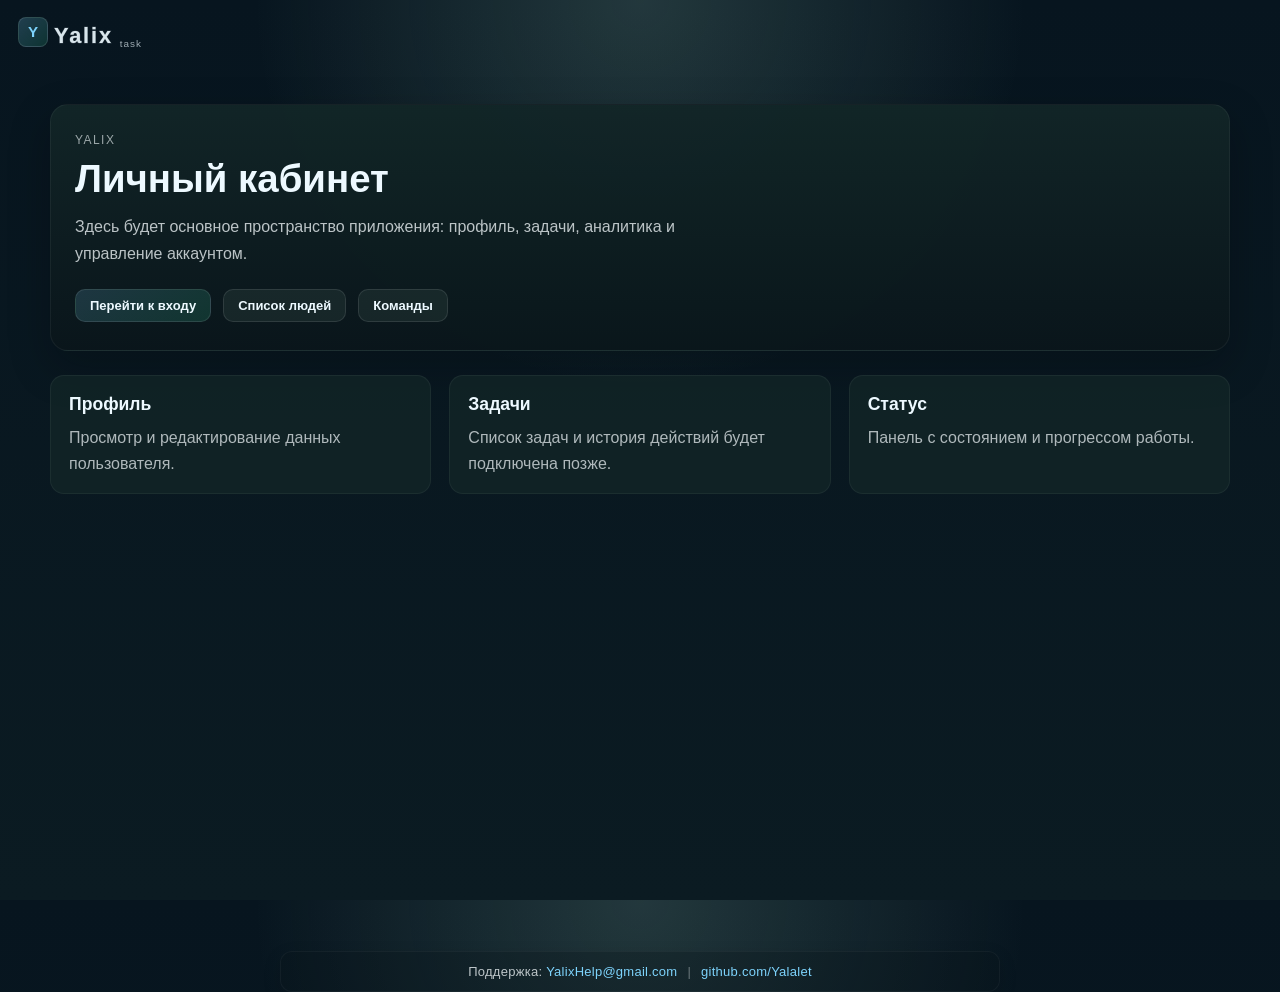
<file: frontend/index.html>
<!DOCTYPE html>
<html lang="ru">
<head>
  <meta charset="utf-8" />
  <meta name="viewport" content="width=device-width,initial-scale=1" />
  <title>Yalix</title>
  <link rel="stylesheet" href="css/styles.css" />
</head>
<body>
  <div class="page-shell">
    <header class="topbar">
      <div class="brand" aria-label="Yalix logo">
        <span class="brand-mark">Y</span>
        <span class="brand-text">Yalix</span>
        <span class="brand-tag">task</span>
      </div>
    </header>

    <main class="dashboard-shell">
      <section class="hero-card">
        <p class="eyebrow">Yalix</p>
        <h1>Личный кабинет</h1>
        <p class="hero-text">
          Здесь будет основное пространство приложения: профиль, задачи, аналитика и управление аккаунтом.
        </p>

        <div class="hero-actions">
          <a class="auth-btn signup-btn" href="login.html">Перейти к входу</a>
          <a class="auth-btn login-btn" href="people.html">Список людей</a>
          <a class="auth-btn login-btn" href="teams.html">Команды</a>
        </div>
      </section>

      <section class="info-grid">
        <article class="info-card">
          <h2>Профиль</h2>
          <p>Просмотр и редактирование данных пользователя.</p>
        </article>

        <article class="info-card">
          <h2>Задачи</h2>
          <p>Список задач и история действий будет подключена позже.</p>
        </article>

        <article class="info-card">
          <h2>Статус</h2>
          <p>Панель с состоянием и прогрессом работы.</p>
        </article>
      </section>
    </main>

    <footer class="footer-bar">
      <span>Поддержка: <a href="mailto:YalixHelp@gmail.com">YalixHelp@gmail.com</a></span>
      <span class="divider">|</span>
      <a href="https://github.com/Yalalet" target="_blank" rel="noreferrer">github.com/Yalalet</a>
    </footer>
  </div>
</body>
</html>
</file>
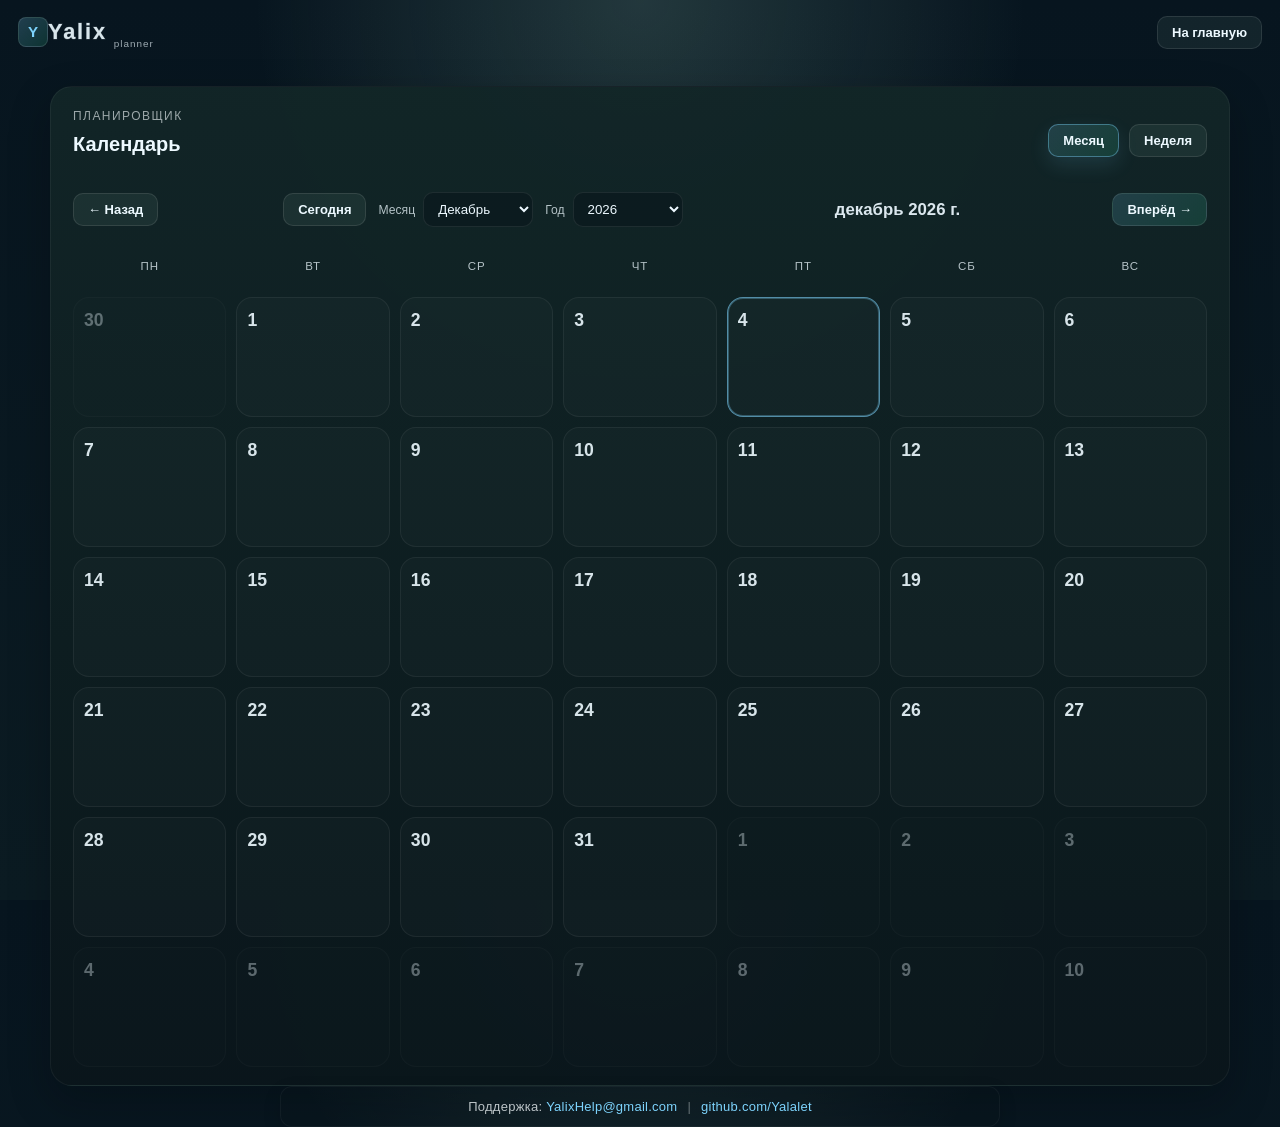
<file: frontend/calendar-view.html>
<!DOCTYPE html>
<html lang="ru">
  <head>
    <meta charset="utf-8" />
    <meta name="viewport" content="width=device-width,initial-scale=1" />
    <title>Календарь — Yalix</title>
    <link rel="stylesheet" href="css/styles.css" />
  </head>
  <body>
    <div class="page-shell calendar-shell">
      <header class="topbar">
        <div class="brand" aria-label="Yalix logo">
          <a href="index.html" class="brand-link">
            <span class="brand-mark">Y</span>
            <span class="brand-text">Yalix</span>
          </a>
          <span class="brand-tag">planner</span>
        </div>
        <a class="auth-btn login-btn" href="index.html">На главную</a>
      </header>

      <main class="calendar-page">
        <section class="calendar-panel">
          <div class="calendar-toolbar">
            <div>
              <p class="eyebrow">Планировщик</p>
              <h1>Календарь</h1>
            </div>

            <div class="calendar-controls">
              <button id="monthTabBtn" class="auth-btn signup-btn active" type="button">Месяц</button>
              <button id="weekTabBtn" class="auth-btn login-btn" type="button">Неделя</button>
            </div>
          </div>

          <div class="calendar-nav">
            <button id="prevBtn" class="auth-btn login-btn" type="button">← Назад</button>

            <div class="calendar-inline-controls">
              <button id="todayBtn" class="auth-btn login-btn" type="button">Сегодня</button>

              <label class="month-select-wrap">
                <span>Месяц</span>
                <select id="monthSelect" aria-label="Выберите месяц"></select>
              </label>

              <label class="year-select-wrap">
                <span>Год</span>
                <select id="yearSelect" aria-label="Выберите год"></select>
              </label>
            </div>

            <div id="calendarTitle" class="month-label">Август 2026</div>
            <button id="nextBtn" class="auth-btn signup-btn" type="button">Вперёд →</button>
          </div>

          <div id="calendarView" class="calendar-view"></div>
        </section>
      </main>

      <div id="eventModal" class="event-modal hidden" aria-hidden="true">
        <div class="event-modal-backdrop" data-close-modal="true"></div>
        <div class="event-modal-card" role="dialog" aria-modal="true" aria-labelledby="eventModalTitle">
          <div class="event-modal-header">
            <h2 id="eventModalTitle">Задачи</h2>
            <button id="closeEventModal" class="modal-close-btn" type="button" aria-label="Закрыть">×</button>
          </div>

          <div id="taskList" class="task-list" aria-live="polite"></div>

          <div class="event-modal-divider"></div>

          <form id="eventForm" class="event-form">
            <label class="field">
              <span>Дата начала</span>
              <input id="eventStartDate" type="date" required />
            </label>

            <label class="field">
              <span>Дата окончания</span>
              <input id="eventEndDate" type="date" required />
            </label>

            <label class="field">
              <span>Время начала</span>
              <input id="eventStartTime" type="time" required />
            </label>

            <label class="field">
              <span>Задача</span>
              <input id="eventText" type="text" maxlength="80" placeholder="Например: Встреча с командой" required />
            </label>

            <div class="event-modal-actions">
              <button type="button" id="cancelEventModal" class="auth-btn login-btn">Отмена</button>
              <button type="submit" class="auth-btn signup-btn">Добавить</button>
            </div>
          </form>
        </div>
      </div>

      <footer class="footer-bar">
        <span>Поддержка: <a href="mailto:YalixHelp@gmail.com">YalixHelp@gmail.com</a></span>
        <span class="divider">|</span>
        <a href="https://github.com/Yalalet" target="_blank" rel="noreferrer">github.com/Yalalet</a>
      </footer>
    </div>

    <script src="js/api.js"></script>
    <script src="js/calendar-view.js"></script>
  </body>
</html>
</file>
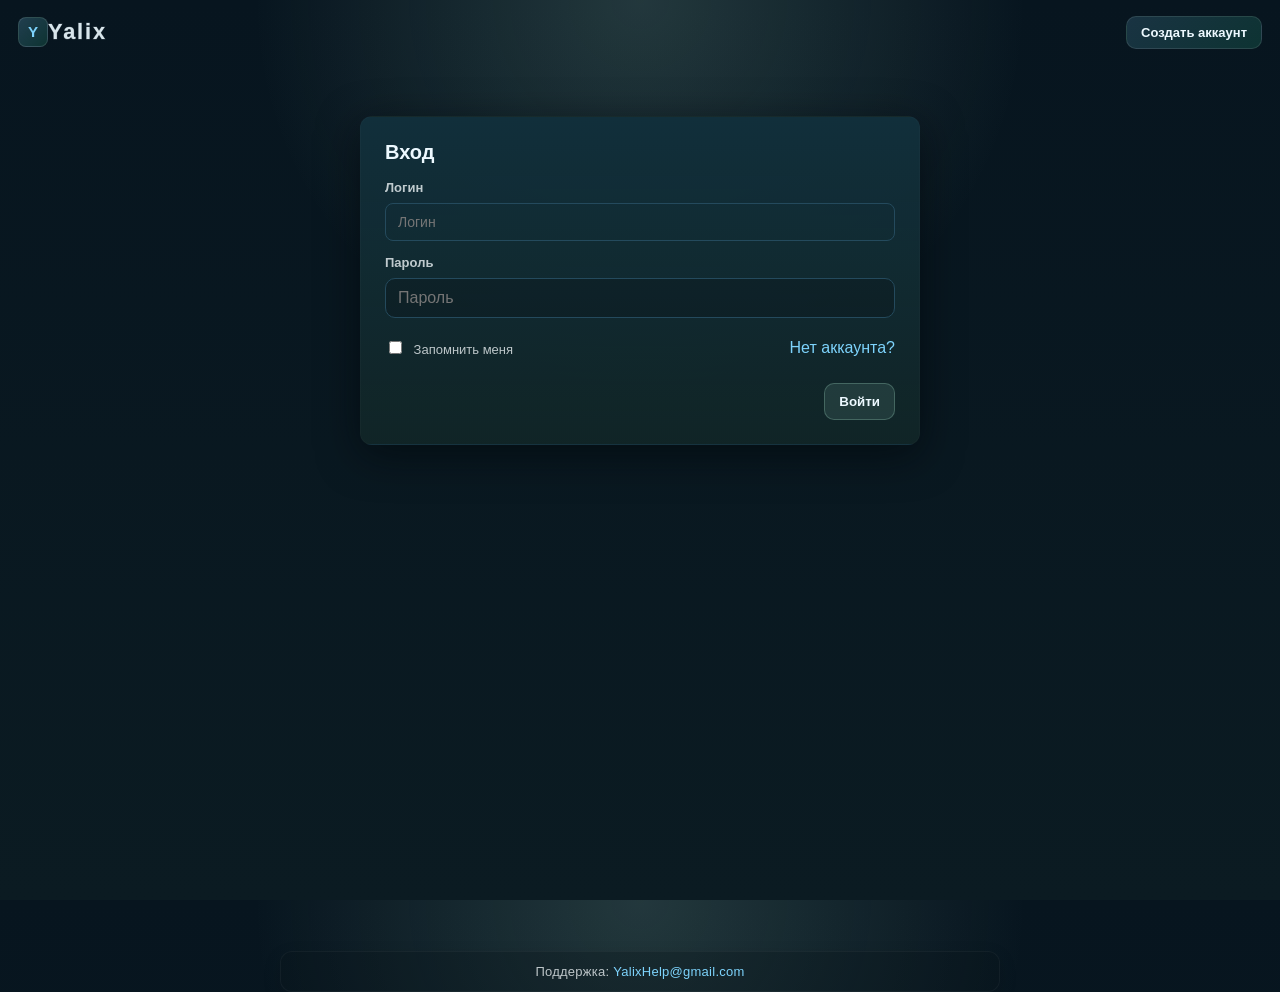
<file: frontend/edit-profile.html>
<!DOCTYPE html>
<html lang="ru">
<head>
  <meta charset="utf-8" />
  <meta name="viewport" content="width=device-width,initial-scale=1" />
  <title>Редактировать профиль — Yalix</title>
  <link rel="stylesheet" href="css/styles.css" />
</head>
<body data-requires-auth="true">
  <div class="page-shell">
    <header class="topbar">
      <div class="brand" aria-label="Yalix logo">
        <a href="index.html" class="brand-link"><span class="brand-mark">Y</span><span class="brand-text">Yalix</span></a>
      </div>
      <div class="auth-actions">
        <a href="personal-cabinet.html" class="auth-btn login-btn">Назад</a>
      </div>
    </header>

    <main class="auth-main">
      <div class="container">
        <h1>Редактировать профиль</h1>
        <form id="editProfileForm" class="task-form">
          <div class="field">
            <label for="firstName">Имя</label>
            <input id="firstName" type="text" placeholder="Имя" required />
          </div>

          <div class="field">
            <label for="lastName">Фамилия</label>
            <input id="lastName" type="text" placeholder="Фамилия" required />
          </div>

          <div class="field">
            <label for="login">Логин</label>
            <input id="login" type="text" placeholder="Логин" required minlength="3" />
          </div>

          <div class="field">
            <label for="email">Электронная почта</label>
            <input id="email" type="email" placeholder="email@example.com" required />
          </div>

          <div class="auth-actions-inline">
            <button type="submit" class="edit-btn">Сохранить</button>
          </div>
        </form>
      </div>
    </main>

    <footer class="footer-bar">
      <span>Поддержка: <a href="mailto:YalixHelp@gmail.com">YalixHelp@gmail.com</a></span>
    </footer>
  </div>

  <script src="js/api.js"></script>
  <script src="js/edit-profile.js"></script>
</body>
</html>
</file>
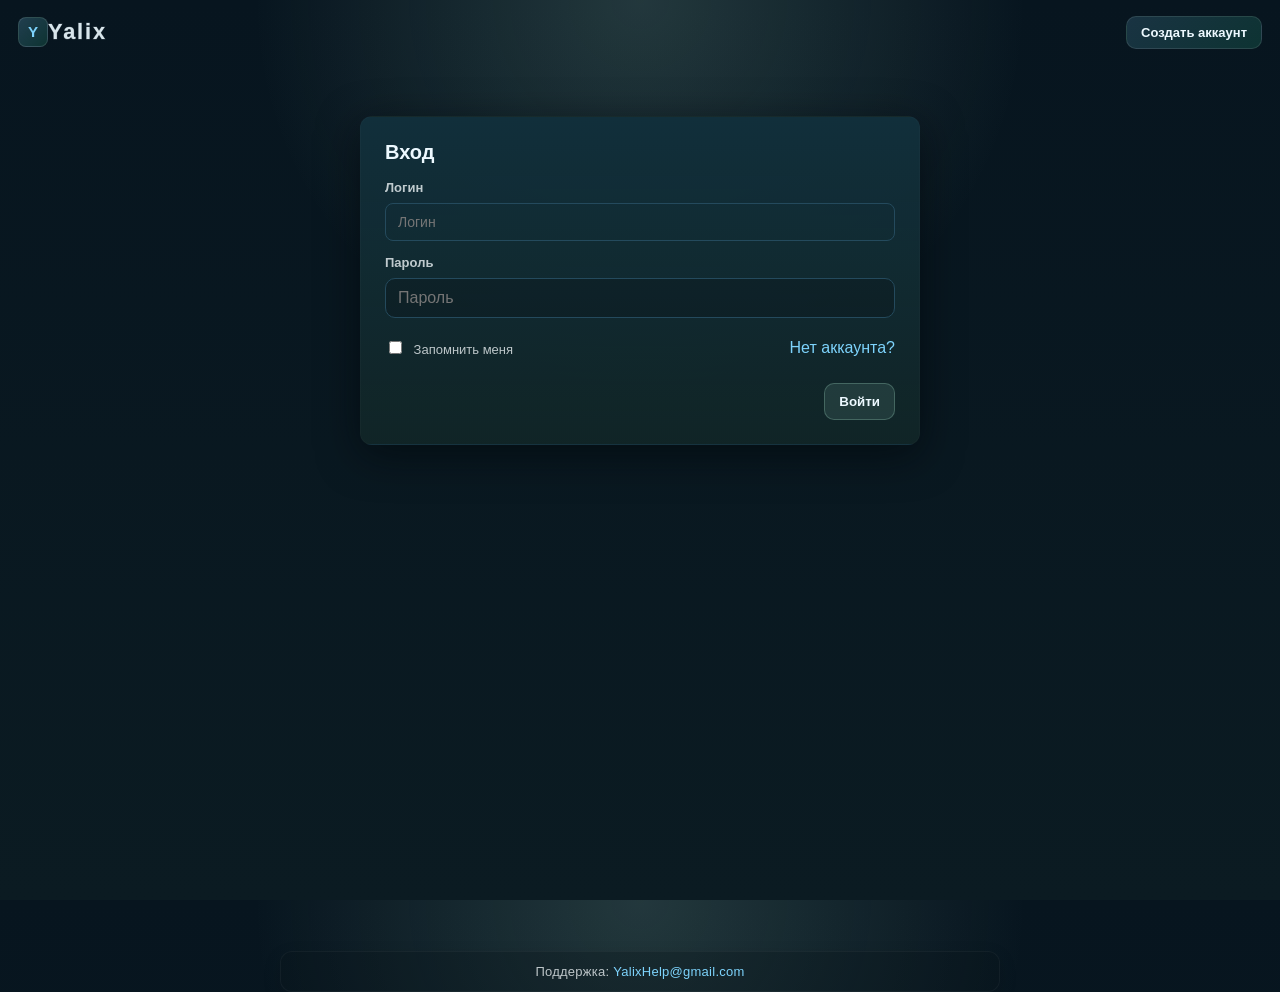
<file: frontend/login.html>
<!DOCTYPE html>
<html lang="ru">
<head>
  <meta charset="utf-8" />
  <meta name="viewport" content="width=device-width,initial-scale=1" />
  <title>Вход — Yalix</title>
  <link rel="stylesheet" href="css/styles.css" />
</head>
<body>
  <div class="page-shell">
    <header class="topbar">
      <div class="brand" aria-label="Yalix logo">
        <a href="index.html" class="brand-link"><span class="brand-mark">Y</span><span class="brand-text">Yalix</span></a>
      </div>

      <div class="auth-actions">
        <a class="auth-btn signup-btn" href="register.html">Создать аккаунт</a>
      </div>
    </header>

    <main class="auth-main">
      <div class="container">
        <h1>Вход</h1>

        <form id="loginForm" class="task-form">
          <div class="field">
            <label for="loginIdentifier">Логин</label>
            <input id="loginIdentifier" type="text" placeholder="Логин" required />
          </div>

          <div class="field">
            <label for="loginPassword">Пароль</label>
            <input id="loginPassword" type="password" placeholder="Пароль" required />
          </div>

          <div class="auth-inline-row">
            <label class="remember-label">
              <input type="checkbox" id="rememberMe" /> Запомнить меня
            </label>
            <div>
              <a href="register.html" class="auth-link">Нет аккаунта?</a>
            </div>
          </div>

          <div class="auth-actions-inline">
            <button type="submit" class="edit-btn">Войти</button>
          </div>
        </form>
      </div>
    </main>

    <footer class="footer-bar">
      <span>Поддержка: <a href="mailto:YalixHelp@gmail.com">YalixHelp@gmail.com</a></span>
    </footer>
  </div>

  <script src="js/api.js"></script>
  <script src="js/login.js"></script>
</body>
</html>
</file>
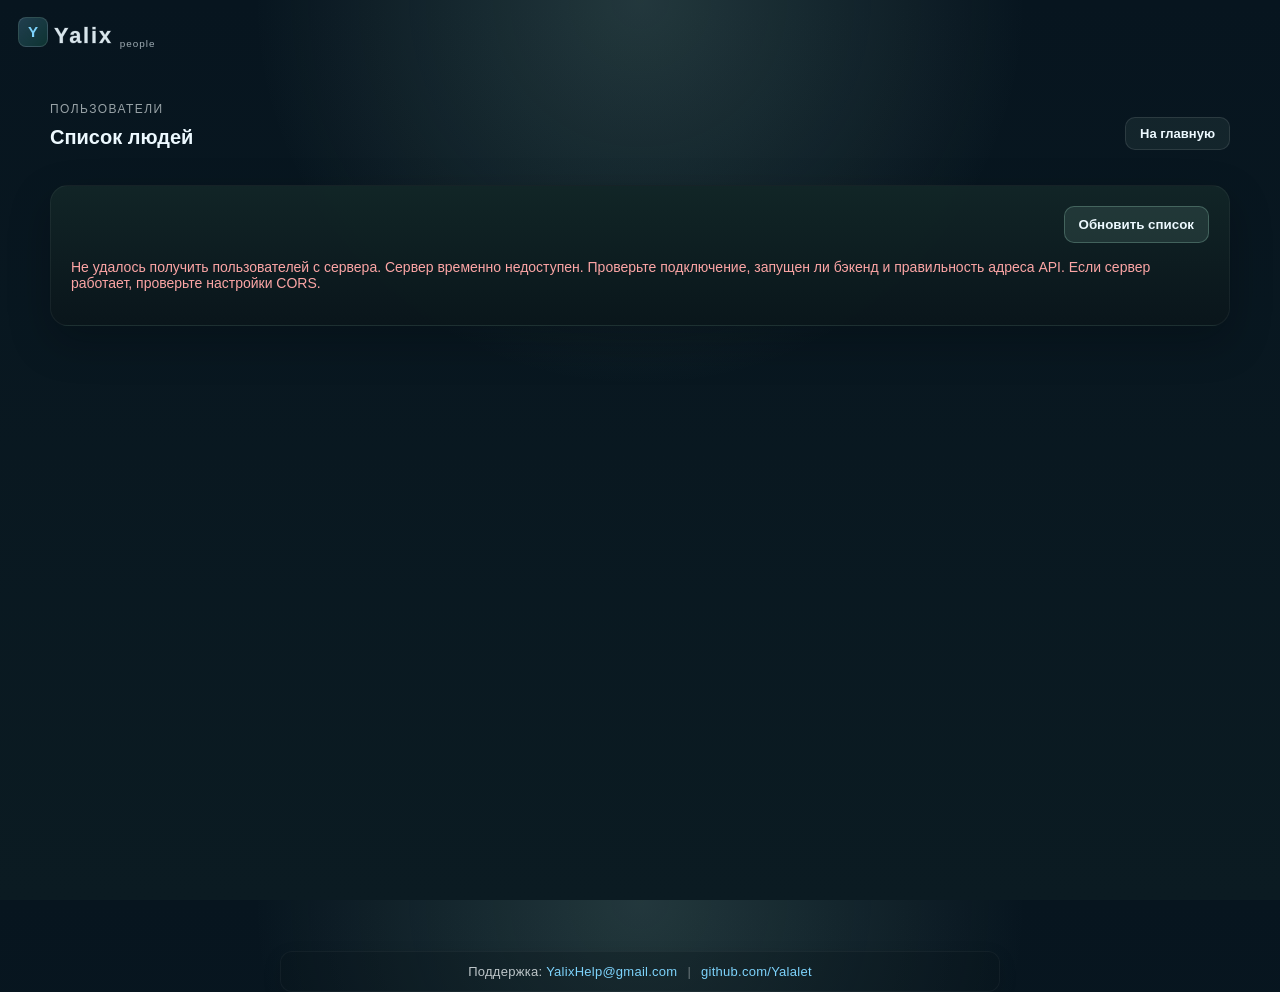
<file: frontend/people.html>
<!DOCTYPE html>
<html lang="ru">
  <head>
    <meta charset="utf-8" />
    <meta name="viewport" content="width=device-width,initial-scale=1" />
    <title>Список людей — Yalix</title>
    <link rel="stylesheet" href="css/styles.css" />
  </head>
  <body>
    <div class="page-shell">
      <header class="topbar">
        <div class="brand" aria-label="Yalix logo">
          <span class="brand-mark">Y</span>
          <span class="brand-text">Yalix</span>
          <span class="brand-tag">people</span>
        </div>
      </header>

      <main class="people-page">
        <section class="people-header">
          <div>
            <p class="eyebrow">Пользователи</p>
            <h1>Список людей</h1>
          </div>
          <a class="auth-btn login-btn" href="./index.html">На главную</a>
        </section>

        <section class="people-panel">
          <div class="people-toolbar">
            <button id="refreshPeopleBtn" class="edit-btn" type="button">Обновить список</button>
          </div>

          <div id="peopleLoading" class="people-status">Загрузка пользователей...</div>
          <div id="peopleError" class="people-status error hidden"></div>
          <ul id="peopleList" class="people-list" aria-live="polite"></ul>
        </section>
      </main>

      <footer class="footer-bar">
        <span>Поддержка: <a href="mailto:YalixHelp@gmail.com">YalixHelp@gmail.com</a></span>
        <span class="divider">|</span>
        <a href="https://github.com/Yalalet" target="_blank" rel="noreferrer">github.com/Yalalet</a>
      </footer>
    </div>

    <script src="js/api.js"></script>
    <script src="js/people.js"></script>
  </body>
</html>
</file>
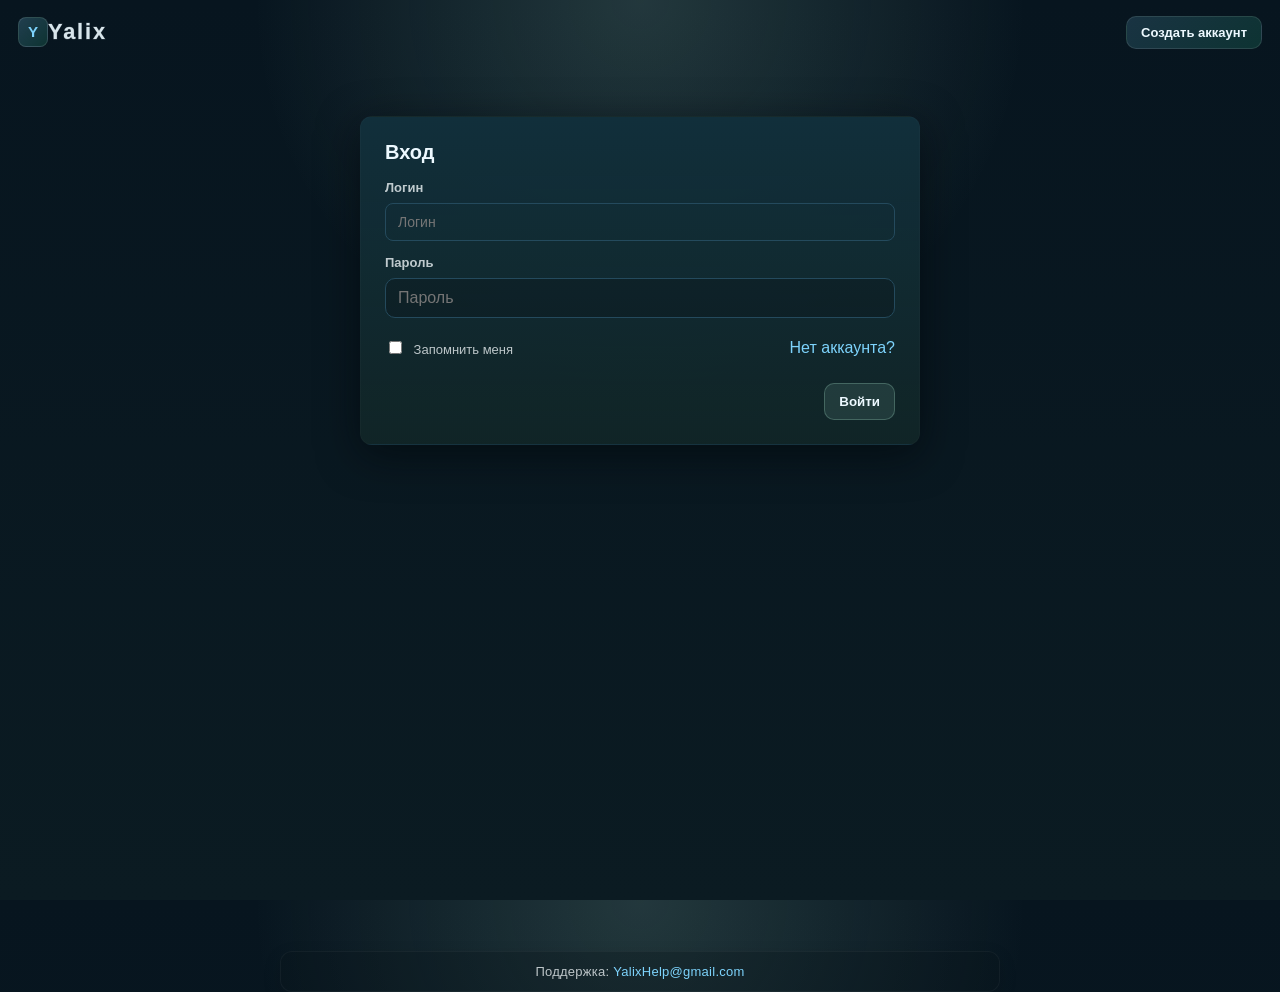
<file: frontend/personal-cabinet.html>
<!DOCTYPE html>
<html lang="ru">
<head>
  <meta charset="utf-8" />
  <meta name="viewport" content="width=device-width,initial-scale=1" />
  <title>Личный кабинет — Yalix</title>
  <link rel="stylesheet" href="css/styles.css" />
</head>
<body data-requires-auth="true">
  <div class="page-shell">
    <header class="topbar">
      <div class="brand" aria-label="Yalix logo">
        <a href="index.html" class="brand-link"><span class="brand-mark">Y</span><span class="brand-text">Yalix</span></a>
      </div>
      <div class="auth-actions">
        <button id="logoutBtn" class="auth-btn login-btn" type="button">Выйти</button>
      </div>
    </header>

    <main class="dashboard-shell">
      <section class="hero-card">
        <div class="profile-heading">
          <div id="profileAvatar" class="profile-avatar" aria-hidden="true">?</div>
          <div class="profile-heading-content">
            <p class="eyebrow">Личный кабинет</p>
            <h1 id="profileName">Пользователь</h1>
            <p id="profileLogin" class="profile-login"></p>
          </div>
          <button id="profileSettingsBtn" class="profile-settings-btn" type="button" title="Изменить данные пользователя" aria-label="Изменить данные пользователя">&#128295;</button>
        </div>
        <p id="profileEmail" class="hero-text"></p>

        <div class="hero-actions">
          <a class="auth-btn signup-btn" href="calendar-view.html">Открыть календарь</a>
          <a class="auth-btn login-btn" href="people.html">Список людей</a>
          <a class="auth-btn login-btn" href="teams.html">Команды</a>
        </div>
      </section>

      <section class="info-grid profile-stats">
        <article class="info-card">
          <span class="stat-label">Задачи</span>
          <strong id="taskCount" class="stat-value">—</strong>
          <p>Всего задач в системе</p>
        </article>
        <article class="info-card">
          <span class="stat-label">Роль</span>
          <strong id="profileRole" class="stat-value">—</strong>
          <p>Текущий уровень доступа</p>
        </article>
        <article class="info-card">
          <span class="stat-label">Статус</span>
          <strong id="profileStatus" class="stat-value">Активен</strong>
          <p id="profileStatusText">Сессия пользователя активна</p>
        </article>
      </section>
    </main>

    <footer class="footer-bar">
      <span>Поддержка: <a href="mailto:YalixHelp@gmail.com">YalixHelp@gmail.com</a></span>
      <span class="divider">|</span>
      <a href="https://github.com/Yalalet" target="_blank" rel="noreferrer">github.com/Yalalet</a>
    </footer>
  </div>

  <script src="js/api.js"></script>
  <script src="js/app.js"></script>
</body>
</html>
</file>
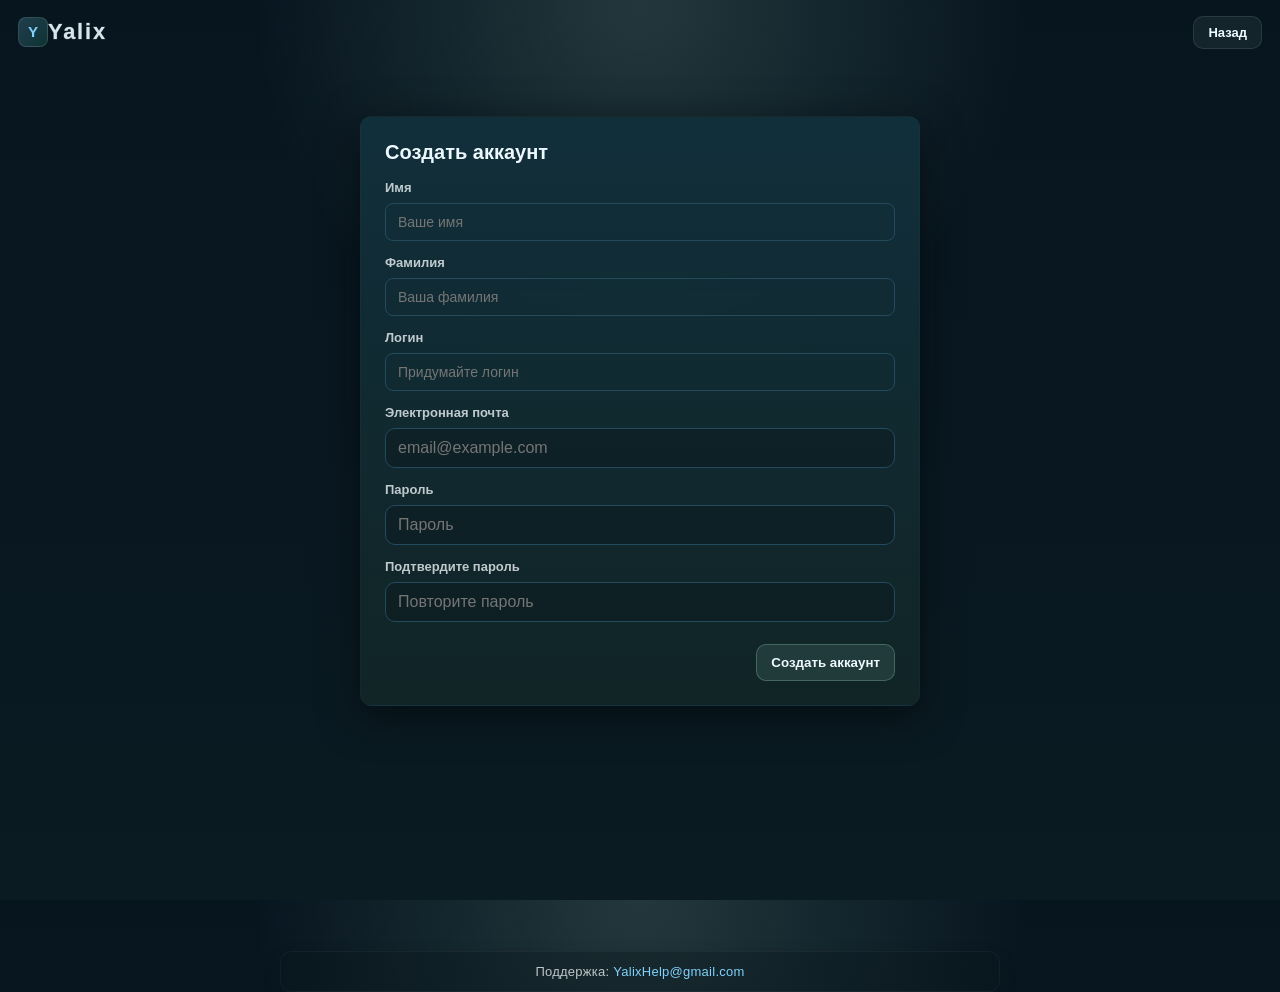
<file: frontend/register.html>
<!DOCTYPE html>
<html lang="ru">
<head>
  <meta charset="utf-8" />
  <meta name="viewport" content="width=device-width,initial-scale=1" />
  <title>Создать аккаунт — Yalix</title>
  <link rel="stylesheet" href="css/styles.css" />
</head>
<body>
  <div class="page-shell">
    <header class="topbar">
      <div class="brand" aria-label="Yalix logo">
        <a href="index.html" class="brand-link"><span class="brand-mark">Y</span><span class="brand-text">Yalix</span></a>
      </div>

      <div class="auth-actions">
        <a class="auth-btn login-btn" href="index.html">Назад</a>
      </div>
    </header>

    <main class="auth-main">
      <div class="container">
        <h1>Создать аккаунт</h1>
        <form id="registerForm" class="task-form">
          <div class="field">
            <label for="regFirstName">Имя</label>
            <input id="regFirstName" type="text" placeholder="Ваше имя" required />
          </div>

          <div class="field">
            <label for="regLastName">Фамилия</label>
            <input id="regLastName" type="text" placeholder="Ваша фамилия" required />
          </div>

          <div class="field">
            <label for="regLogin">Логин</label>
            <input id="regLogin" type="text" placeholder="Придумайте логин" required minlength="3" />
          </div>

          <div class="field">
            <label for="regEmail">Электронная почта</label>
            <input id="regEmail" type="email" placeholder="email@example.com" required />
          </div>

          <div class="field">
            <label for="regPassword">Пароль</label>
            <input id="regPassword" type="password" placeholder="Пароль" required minlength="8" />
          </div>

          <div class="field">
            <label for="regPassword2">Подтвердите пароль</label>
            <input id="regPassword2" type="password" placeholder="Повторите пароль" required minlength="8" />
          </div>

          <div class="auth-actions-inline auth-actions-inline-right">
            <button type="submit" class="edit-btn">Создать аккаунт</button>
          </div>
        </form>
      </div>
    </main>

    <footer class="footer-bar">
      <span>Поддержка: <a href="mailto:YalixHelp@gmail.com">YalixHelp@gmail.com</a></span>
    </footer>
  </div>

  <script src="js/api.js"></script>
  <script src="js/register.js"></script>
</body>
</html>
</file>
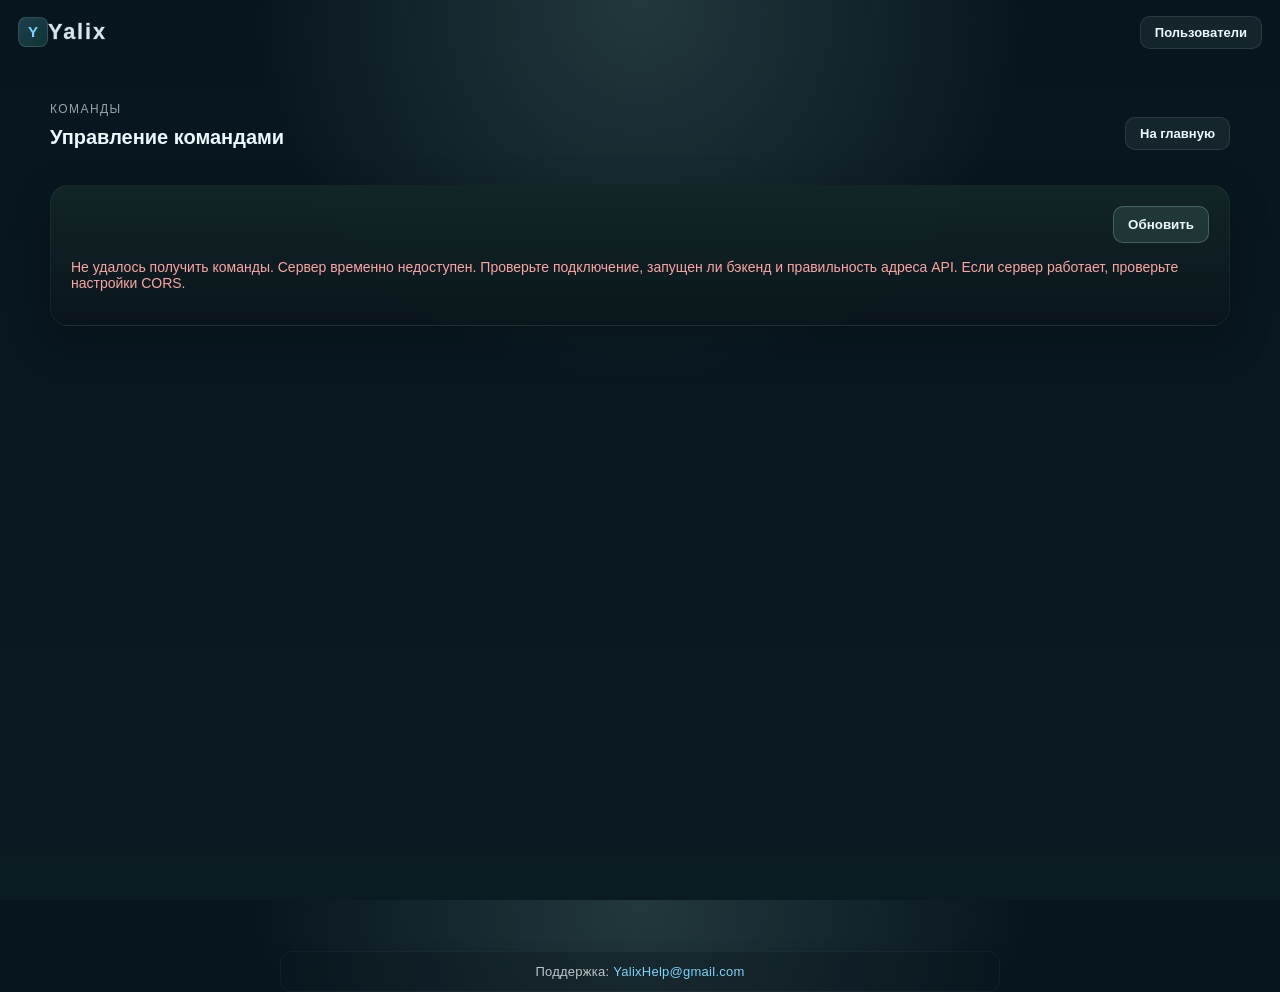
<file: frontend/teams.html>
<!DOCTYPE html>
<html lang="ru">
<head>
  <meta charset="utf-8" />
  <meta name="viewport" content="width=device-width,initial-scale=1" />
  <title>Команды — Yalix</title>
  <link rel="stylesheet" href="css/styles.css" />
</head>
<body>
  <div class="page-shell">
    <header class="topbar">
      <div class="brand" aria-label="Yalix logo">
        <a href="index.html" class="brand-link"><span class="brand-mark">Y</span><span class="brand-text">Yalix</span></a>
      </div>
      <div class="auth-actions">
        <a class="auth-btn login-btn" href="people.html">Пользователи</a>
      </div>
    </header>

    <main class="people-page">
      <section class="people-header">
        <div>
          <p class="eyebrow">Команды</p>
          <h1>Управление командами</h1>
        </div>
        <a class="auth-btn login-btn" href="index.html">На главную</a>
      </section>

      <section class="people-panel">
        <div class="people-toolbar">
          <button id="refreshTeamsBtn" class="edit-btn" type="button">Обновить</button>
        </div>

        <div id="teamsLoading" class="people-status">Загрузка команд...</div>
        <div id="teamsError" class="people-status error hidden"></div>
        <ul id="teamsList" class="people-list" aria-live="polite"></ul>
      </section>
    </main>

    <footer class="footer-bar">
      <span>Поддержка: <a href="mailto:YalixHelp@gmail.com">YalixHelp@gmail.com</a></span>
    </footer>
  </div>

  <script src="js/api.js"></script>
  <script src="js/teams.js"></script>
</body>
</html>
</file>
<file: frontend/css/styles.css>
/* Простой стиль для формы создания задач */
:root{
  --bg: #07151f;
  --panel: #0f2d3a;
  --card: #112f3b;
  --accent: #7dd3fc;
  --accent-2: #34d399;
  --muted: #8ba4b3;
  --text: #edf9ff;
  --muted-border: #244a5d;
}
html,body{height:100%}
body{
  font-family: Segoe UI, Roboto, Arial, sans-serif;
  background: radial-gradient(circle at top, rgba(159,214,194,0.18), transparent 35%), linear-gradient(180deg, var(--bg) 0%, #0b1b22 100%);
  color: var(--text);
  margin: 0;
  display: flex;
  align-items: flex-start;
  justify-content: center;
  padding: 0 16px 20px;
  min-height: 100vh;
}
.page-shell{
  width: 100%;
  max-width: 1180px;
  min-height: 100vh;
  display:flex;
  flex-direction:column;
  margin: 0 auto;
  transform: none;
  padding-top: 92px; /* reserve space for fixed header */
}
.topbar{
  position: fixed;
  top: 0;
  left: 0;
  right: 0;
  height: 64px;
  display:flex;
  align-items:center;
  justify-content:space-between;
  margin: 0;
  padding: 10px 18px;
  width: 100%;
  border: none;
  border-radius: 0;
  background: transparent; /* blend with page background */
  backdrop-filter: none;
  box-shadow: none;
  box-sizing: border-box;
  z-index: 1200;
}
.brand{
  display:flex;
  align-items:flex-end;
  gap:6px;
  cursor:default;
  line-height:1;
}
.brand-mark{
  width: 28px;
  height: 28px;
  display:grid;
  place-items:center;
  border-radius:8px;
  background: linear-gradient(135deg, rgba(125, 211, 252, 0.22), rgba(52, 211, 153, 0.16));
  border:1px solid rgba(255,255,255,0.12);
  color:var(--accent);
  font-weight:800;
  font-size:0.95rem;
}
.brand-text{
  font-size: clamp(1.3rem, 1.7vw, 1.8rem);
  letter-spacing: 0.085em;
  font-weight: 700;
  color: rgba(237,249,255,0.9);
  -webkit-text-stroke: 0.8px rgba(237,249,255,0.22);
  text-shadow: 0 0 0 rgba(237,249,255,0.12);
  transition: all 0.25s ease;
}
.brand-tag{
  font-size: 0.62rem;
  letter-spacing: 0.1em;
  text-transform: lowercase;
  color: rgba(237,249,255,0.72);
  opacity: 0.92;
  transform: translateY(2px);
  margin-left: 1px;
}
.brand:hover .brand-text{
  color: rgba(125, 211, 252, 0.96);
  -webkit-text-stroke: 0.8px rgba(125, 211, 252, 0.45);
  text-shadow: 0 0 12px rgba(125, 211, 252, 0.16), 0 0 18px rgba(52, 211, 153, 0.12);
}
.brand:hover .brand-tag{
  color: rgba(52, 211, 153, 0.9);
}
.auth-actions{display:flex;gap:10px;flex-wrap:wrap;align-items:center}
.dashboard-shell {
  width: 100%;
  display: flex;
  flex-direction: column;
  gap: 24px;
  margin-top: 12px;
}
.hero-card {
  background: linear-gradient(180deg, rgba(18,38,39,0.96), rgba(10,22,27,0.96));
  border: 1px solid rgba(255,255,255,0.05);
  border-radius: 18px;
  padding: 28px 24px;
  box-shadow: 0 16px 40px rgba(2,8,12,0.28);
}
.profile-heading {
  display: flex;
  align-items: center;
  gap: 16px;
}
.profile-heading-content {
  flex: 1;
  min-width: 0;
}
.profile-settings-btn {
  align-self: flex-start;
  display: grid;
  place-items: center;
  width: 32px;
  height: 32px;
  padding: 0;
  border: 1px solid rgba(255,255,255,0.08);
  border-radius: 9px;
  background: rgba(255,255,255,0.03);
  color: rgba(231,238,240,0.55);
  font-size: 15px;
  cursor: pointer;
  transition: color .15s ease, border-color .15s ease, background .15s ease;
}
.profile-settings-btn:hover,
.profile-settings-btn:focus-visible {
  color: var(--accent);
  border-color: rgba(159,214,194,0.35);
  background: rgba(159,214,194,0.08);
}
.profile-avatar {
  width: 64px;
  height: 64px;
  flex: 0 0 64px;
  display: grid;
  place-items: center;
  border-radius: 18px;
  background: linear-gradient(135deg, rgba(125,211,252,0.24), rgba(52,211,153,0.24));
  border: 1px solid rgba(125,211,252,0.35);
  color: var(--text);
  font-size: 1.6rem;
  font-weight: 800;
}
.profile-login {
  margin: 0;
  color: rgba(237,249,255,0.65);
}
.profile-stats .info-card {
  display: flex;
  flex-direction: column;
  gap: 6px;
}
.stat-label {
  color: rgba(237,249,255,0.62);
  font-size: 0.78rem;
  letter-spacing: 0.08em;
  text-transform: uppercase;
}
.stat-value {
  color: var(--accent);
  font-size: 1.5rem;
}
.eyebrow {
  margin: 0 0 10px;
  font-size: 12px;
  letter-spacing: 0.12em;
  text-transform: uppercase;
  color: rgba(231,238,240,0.65);
}
.hero-card h1 {
  margin: 0 0 12px;
  font-size: clamp(2rem, 3vw, 3rem);
  color: var(--text);
}
.hero-text {
  margin: 0;
  max-width: 620px;
  color: rgba(231,238,240,0.8);
  line-height: 1.7;
}
.hero-actions {
  margin-top: 22px;
  display: flex;
  flex-wrap: wrap;
  gap: 12px;
}
.info-grid {
  display: grid;
  grid-template-columns: repeat(3, minmax(0, 1fr));
  gap: 18px;
}
.info-card {
  background: rgba(18,38,39,0.78);
  border: 1px solid rgba(255,255,255,0.05);
  border-radius: 14px;
  padding: 18px 18px 16px;
  color: var(--text);
}
.info-card h2 {
  margin: 0 0 10px;
  font-size: 1.1rem;
}
.info-card p {
  margin: 0;
  color: rgba(231,238,240,0.74);
  line-height: 1.6;
}
.brand-link {
  display: flex;
  align-items: center;
  text-decoration: none;
  color: inherit;
}
.auth-main {
  width: 100%;
  max-width: 720px;
  margin: 0 auto;
  padding: 24px;
  box-sizing: border-box;
}
.auth-inline-row {
  display: flex;
  justify-content: space-between;
  align-items: center;
  margin-top: 6px;
  gap: 12px;
}
.remember-label {
  font-size: 13px;
  color: rgba(231, 238, 240, 0.8);
}
.remember-label input {
  margin-right: 8px;
}
.auth-link {
  color: var(--accent);
  text-decoration: none;
}
.auth-actions-inline {
  display: flex;
  justify-content: flex-end;
  gap: 12px;
  margin-top: 12px;
}
.auth-actions-inline-right {
  margin-top: 8px;
}
.people-page {
  width: 100%;
  display: flex;
  flex-direction: column;
  gap: 20px;
  margin-top: 10px;
}
.people-header {
  display: flex;
  justify-content: space-between;
  align-items: center;
  gap: 16px;
}
.people-panel {
  background: linear-gradient(180deg, rgba(18,38,39,0.96), rgba(10,22,27,0.96));
  border: 1px solid rgba(255,255,255,0.05);
  border-radius: 18px;
  padding: 20px;
  box-shadow: 0 16px 40px rgba(2,8,12,0.28);
}
.people-toolbar {
  display: flex;
  justify-content: flex-end;
  margin-bottom: 16px;
}
.people-status {
  margin: 0 0 14px;
  color: rgba(237,249,255,0.75);
  font-size: 14px;
}
.people-status.hidden,
.hidden {
  display: none;
}
.people-status.error {
  color: #fca5a5;
}
.people-list {
  list-style: none;
  margin: 0;
  padding: 0;
  display: grid;
  gap: 12px;
}
.person-card {
  display: flex;
  align-items: center;
  gap: 14px;
  background: rgba(255,255,255,0.02);
  border: 1px solid rgba(255,255,255,0.05);
  border-radius: 12px;
  padding: 14px 16px;
}
.person-avatar {
  width: 46px;
  height: 46px;
  border-radius: 50%;
  background: linear-gradient(135deg, rgba(125,211,252,0.18), rgba(52,211,153,0.2));
  color: var(--text);
  display: flex;
  align-items: center;
  justify-content: center;
  font-weight: 700;
}
.person-info {
  flex: 1;
  min-width: 0;
}
.person-name {
  font-size: 1rem;
  font-weight: 600;
  margin-bottom: 4px;
}
.person-email,
.person-login,
.person-role {
  color: rgba(237,249,255,0.72);
  font-size: 0.9rem;
  word-break: break-word;
}
.person-role {
  margin-top: 2px;
  color: rgba(167,243,208,0.9);
}
.person-id {
  color: rgba(125,211,252,0.8);
  font-size: 0.8rem;
  font-weight: 700;
}
.people-empty {
  list-style: none;
  color: rgba(237,249,255,0.68);
  padding: 18px;
  text-align: center;
  border: 1px dashed rgba(255,255,255,0.12);
  border-radius: 10px;
}
.calendar-shell {
  padding-top: 76px;
}
.calendar-page {
  width: 100%;
  display: flex;
  flex-direction: column;
  gap: 20px;
  margin-top: 10px;
}
.calendar-panel {
  background: linear-gradient(180deg, rgba(18,38,39,0.96), rgba(10,22,27,0.96));
  border: 1px solid rgba(255,255,255,0.05);
  border-radius: 22px;
  padding: 22px 22px 18px;
  box-shadow: 0 16px 40px rgba(2,8,12,0.28);
}
.calendar-toolbar {
  display: flex;
  justify-content: space-between;
  align-items: center;
  gap: 18px;
  margin-bottom: 20px;
}
.calendar-controls {
  display: flex;
  align-items: center;
  gap: 12px;
  flex-wrap: wrap;
}
.month-label {
  min-width: 180px;
  text-align: center;
  font-size: 1.05rem;
  font-weight: 700;
  color: rgba(237,249,255,0.92);
}
.calendar-weekdays,
.calendar-grid,
.calendar-view {
  display: grid;
  grid-template-columns: repeat(7, minmax(0, 1fr));
  gap: 10px;
}
.calendar-weekdays {
  margin-bottom: 12px;
  color: rgba(237,249,255,0.7);
  font-size: 0.78rem;
  letter-spacing: 0.08em;
  text-transform: uppercase;
  text-align: center;
}
.calendar-weekdays span {
  padding: 10px 0;
}
.calendar-grid {
  min-height: 560px;
}
.calendar-weekday-label {
  min-height: 40px;
  display: flex;
  align-items: center;
  justify-content: center;
  color: rgba(237,249,255,0.75);
  font-size: 0.8rem;
  letter-spacing: 0.08em;
  text-transform: uppercase;
}
.calendar-day {
  position: relative;
  min-height: 180px;
  background: rgba(255,255,255,0.02);
  border: 1px solid rgba(255,255,255,0.06);
  border-radius: 16px;
  padding: 12px 10px 10px;
  display: flex;
  flex-direction: column;
  gap: 10px;
  color: inherit;
  text-align: left;
  font: inherit;
  cursor: pointer;
}
.calendar-day.muted {
  opacity: 0.4;
}
.calendar-day.today {
  border-color: rgba(125,211,252,0.6);
  box-shadow: inset 0 0 0 1px rgba(125,211,252,0.3);
}
.calendar-day.large {
  min-height: 120px;
}
.calendar-day.week-card {
  min-height: 180px;
}
.day-header {
  display: flex;
  align-items: center;
  justify-content: space-between;
  gap: 8px;
}
.day-name {
  color: rgba(237,249,255,0.72);
  font-size: 0.72rem;
  text-transform: uppercase;
}
.day-number {
  font-weight: 700;
  color: rgba(237,249,255,0.9);
  font-size: 1.1rem;
}
.day-empty {
  margin-top: auto;
  color: rgba(237,249,255,0.5);
  font-size: 0.7rem;
}
.day-event {
  margin-top: auto;
  font-size: 0.72rem;
  line-height: 1.4;
  padding: 6px 8px;
  border-radius: 8px;
  background: linear-gradient(135deg, rgba(125,211,252,0.18), rgba(52,211,153,0.16));
  color: rgba(237,249,255,0.9);
  border: 1px solid rgba(125,211,252,0.2);
}
.day-more {
  margin-top: 4px;
  display: inline-flex;
  align-items: center;
  justify-content: center;
  width: fit-content;
  min-width: 30px;
  padding: 4px 7px;
  border-radius: 999px;
  background: rgba(125,211,252,0.12);
  border: 1px solid rgba(125,211,252,0.2);
  color: rgba(237,249,255,0.9);
  font-size: 0.68rem;
  font-weight: 700;
}
.calendar-nav {
  display: flex;
  justify-content: space-between;
  align-items: center;
  gap: 16px;
  margin-bottom: 18px;
}
.calendar-inline-controls {
  display: flex;
  align-items: center;
  gap: 12px;
  flex-wrap: wrap;
}
.month-select-wrap,
.year-select-wrap {
  display: flex;
  align-items: center;
  gap: 8px;
  color: rgba(237,249,255,0.74);
  font-size: 0.76rem;
}
.month-select-wrap select,
.year-select-wrap select {
  background: rgba(7,16,24,0.4);
  color: var(--text);
  border: 1px solid rgba(255,255,255,0.08);
  border-radius: 10px;
  padding: 8px 10px;
  min-width: 110px;
}
.calendar-controls {
  display: flex;
  align-items: center;
  gap: 10px;
  flex-wrap: wrap;
}
.auth-btn.active {
  border-color: rgba(125,211,252,0.4);
  box-shadow: 0 8px 20px rgba(125,211,252,0.12);
}
.calendar-weekday {
  min-height: 42px;
  display: flex;
  align-items: center;
  justify-content: center;
  color: rgba(237,249,255,0.75);
  font-size: 0.72rem;
  letter-spacing: 0.08em;
  text-transform: uppercase;
}
.event-modal {
  position: fixed;
  inset: 0;
  display: flex;
  align-items: center;
  justify-content: center;
  z-index: 2000;
}
.event-modal.hidden {
  display: none;
}
.event-modal-backdrop {
  position: absolute;
  inset: 0;
  background: rgba(2, 8, 12, 0.7);
}
.event-modal-card {
  position: relative;
  z-index: 1;
  width: min(420px, calc(100vw - 24px));
  background: linear-gradient(180deg, rgba(18,38,39,0.98), rgba(10,22,27,0.98));
  border: 1px solid rgba(255,255,255,0.08);
  border-radius: 18px;
  padding: 18px;
  box-shadow: 0 20px 50px rgba(2,8,12,0.35);
}
.event-modal-header {
  display: flex;
  align-items: center;
  justify-content: space-between;
  gap: 12px;
  margin-bottom: 18px;
}
.event-modal-header h2 {
  margin: 0;
  font-size: 1.2rem;
}
.modal-close-btn {
  border: none;
  background: transparent;
  color: rgba(237,249,255,0.8);
  font-size: 1.8rem;
  line-height: 1;
  cursor: pointer;
}
.event-modal-divider {
  height: 1px;
  background: rgba(255,255,255,0.08);
  margin: 14px 0 16px;
}
.task-list {
  display: flex;
  flex-direction: column;
  gap: 10px;
  max-height: 220px;
  overflow-y: auto;
}
.task-item {
  display: flex;
  align-items: center;
  justify-content: space-between;
  gap: 12px;
  padding: 10px 12px;
  border-radius: 12px;
  background: rgba(255,255,255,0.03);
  border: 1px solid rgba(255,255,255,0.06);
}
.task-item-info {
  display: flex;
  flex-direction: column;
  gap: 4px;
  min-width: 0;
}
.task-item-info strong {
  color: rgba(237,249,255,0.95);
  font-size: 0.92rem;
  word-break: break-word;
}
.task-item-info span {
  color: rgba(237,249,255,0.68);
  font-size: 0.76rem;
}
.task-list-empty {
  padding: 16px 10px;
  border-radius: 12px;
  background: rgba(255,255,255,0.02);
  border: 1px dashed rgba(255,255,255,0.1);
  color: rgba(237,249,255,0.6);
  text-align: center;
}
.task-delete-btn {
  border: 1px solid rgba(248,113,113,0.35);
  background: rgba(127,29,29,0.25);
  color: #fecaca;
  border-radius: 10px;
  padding: 8px 10px;
  cursor: pointer;
  font-size: 0.75rem;
}
.event-form {
  display: flex;
  flex-direction: column;
  gap: 14px;
}
.field {
  display: flex;
  flex-direction: column;
  gap: 8px;
}
.field span {
  color: rgba(237,249,255,0.78);
  font-size: 0.8rem;
  letter-spacing: 0.05em;
  text-transform: uppercase;
}
.field input {
  width: 100%;
  box-sizing: border-box;
  border: 1px solid rgba(255,255,255,0.08);
  border-radius: 10px;
  background: rgba(7,16,24,0.42);
  color: var(--text);
  padding: 10px 12px;
}
.event-modal-actions {
  display: flex;
  justify-content: flex-end;
  gap: 10px;
  margin-top: 8px;
}

@media (max-width: 900px) {
  .calendar-shell {
    padding-top: 90px;
  }
  .calendar-toolbar,
  .calendar-nav {
    flex-direction: column;
    align-items: flex-start;
  }
  .calendar-inline-controls {
    width: 100%;
    justify-content: flex-start;
  }
  .calendar-controls {
    width: 100%;
    justify-content: flex-start;
  }
  .calendar-panel {
    padding: 18px 14px;
  }
}

@media (max-width: 640px) {
  .page-shell {
    width: 100%;
    padding-top: 72px;
  }
  .calendar-shell {
    padding-top: 72px;
  }
  .calendar-toolbar,
  .calendar-nav {
    align-items: stretch;
  }
  .calendar-controls,
  .calendar-inline-controls {
    width: 100%;
    justify-content: center;
  }
  .month-label {
    width: 100%;
    min-width: 0;
    text-align: center;
    font-size: 0.92rem;
  }
  .calendar-panel {
    padding: 14px 10px 12px;
    border-radius: 16px;
  }
  .calendar-view {
    min-width: 560px;
    overflow-x: auto;
    padding-bottom: 4px;
  }
  .calendar-day {
    min-height: 120px;
    padding: 8px 8px 6px;
  }
  .calendar-day.large {
    min-height: 90px;
  }
  .calendar-day.week-card {
    min-height: 120px;
  }
  .day-number {
    font-size: 0.95rem;
  }
  .day-event {
    font-size: 0.62rem;
    padding: 4px 6px;
  }
  .day-name {
    font-size: 0.62rem;
  }
  .calendar-weekday {
    min-height: 30px;
    font-size: 0.62rem;
  }
  .auth-btn {
    padding: 8px 12px;
    font-size: 12px;
  }
  .month-select-wrap,
  .year-select-wrap {
    flex-direction: column;
    align-items: flex-start;
    gap: 4px;
  }
  .month-select-wrap select,
  .year-select-wrap select {
    min-width: 90px;
  }
  .footer-bar {
    flex-direction: column;
    gap: 4px;
    text-align: center;
  }
  .divider {
    display: none;
  }
}
.auth-btn{
  display:inline-flex;
  align-items:center;
  justify-content:center;
  gap:8px;
  padding:8px 14px;
  border-radius:10px;
  border:1px solid rgba(255,255,255,0.1);
  cursor:pointer;
  font-weight:600;
  font-size:13px;
  transition: transform 0.2s ease, box-shadow 0.2s ease, background 0.2s ease, border-color 0.2s ease;
  text-decoration: none; /* убрать подчеркивание для ссылок */
}
.auth-btn:link,
.auth-btn:visited{ text-decoration: none; }
.auth-btn:hover{transform:translateY(-1px);text-decoration:none;}
.login-btn{
  background: rgba(159,214,194,0.08);
  color: var(--text);
}
.login-btn:hover{
  background: rgba(159,214,194,0.14);
  border-color: rgba(159,214,194,0.35);
  box-shadow: 0 8px 20px rgba(159,214,194,0.08);
}
.signup-btn{
  background: linear-gradient(135deg, rgba(125,211,252,0.16), rgba(52,211,153,0.16));
  color: var(--text);
}
.signup-btn:hover{
  background: linear-gradient(135deg, rgba(125,211,252,0.28), rgba(52,211,153,0.22));
  border-color: rgba(125,211,252,0.45);
  box-shadow: 0 8px 22px rgba(125,211,252,0.1);
}
.icon{width:15px;height:15px;display:block;flex-shrink:0}
.container{
  background:linear-gradient(180deg,var(--card), rgba(18,38,39,0.9));
  padding:24px;
  border-radius:12px;
  box-shadow:0 10px 40px rgba(2,6,10,0.6);
  width:100%;
  max-width:560px;
  margin: 0 auto;
  border:1px solid rgba(255,255,255,0.02);
  box-sizing: border-box;
}
.task-form{
  display:flex;
  flex-direction:column;
  gap:14px;
}
.field{
  display:flex;
  flex-direction:column;
  gap:8px;
}
.field label{
  font-size: 13px;
  color: rgba(231,238,240,0.82);
  font-weight:600;
}
.field input,
.field textarea{
  width:100%;
  box-sizing:border-box;
  border:1px solid var(--muted-border);
  border-radius:10px;
  background: rgba(7,16,24,0.32);
  color: var(--text);
  padding: 10px 12px;
  font: inherit;
  resize: vertical;
  transition: border-color .12s ease, box-shadow .12s ease;
}
.field input:focus,
.field textarea:focus{
  outline:none;
  border-color: var(--accent);
  box-shadow: 0 0 0 4px rgba(159,214,194,0.08);
}
.field textarea{
  min-height: 90px;
}
.meta-row{
  display:grid;
  grid-template-columns: 1fr 1fr;
  gap:12px;
}
.field.small input{
  min-height: 42px;
}
input.error{
  border-color:#b56580;
  box-shadow:0 0 0 4px rgba(181,143,160,0.06);
}
#createBtn{padding:10px 14px;background:linear-gradient(135deg, var(--accent), var(--accent-2));color:var(--bg);border:none;border-radius:8px;cursor:pointer;font-weight:700;font-size:14px;box-shadow:0 6px 18px rgba(125,211,252,0.14);margin-top:6px;align-self:flex-end;min-width:180px}
#createBtn:hover{transform:translateY(-1px);filter:brightness(1.02)}
.tasks{margin-top:18px;padding-left:16px}
.tasks li{padding:10px 8px;border-bottom:1px solid rgba(255,255,255,0.03);font-size:14px;color:var(--text)}
.task-item{display:flex;flex-direction:column;gap:6px;cursor:pointer;transition:background .15s ease;border-radius:8px;padding:10px 12px}
.task-item:hover{background:rgba(255,255,255,0.02)}
.task-item.active{background:rgba(159,214,194,0.04)}
.task-meta{font-size:12px;color:rgba(231,238,240,0.72)}
.modal {
  position: fixed;
  inset: 0;
  background: rgba(2, 8, 12, 0.62);
  display: none;
  align-items: center;
  justify-content: center;
  padding: 20px;
  z-index: 1000;
}
.modal.open {
  display: flex;
}
.modal-card {
  position: relative;
  width: min(100%, 520px);
  background: linear-gradient(180deg, rgba(18,38,39,0.96), rgba(10,22,27,0.96));
  border: 1px solid rgba(255,255,255,0.06);
  border-radius: 16px;
  box-shadow: 0 20px 60px rgba(2,8,12,0.5);
  padding: 24px 22px 18px;
  color: var(--text);
}
.modal-close {
  position: absolute;
  top: 12px;
  right: 12px;
  width: 32px;
  height: 32px;
  border-radius: 50%;
  border: 1px solid rgba(255,255,255,0.08);
  background: rgba(255,255,255,0.02);
  color: var(--text);
  cursor: pointer;
  font-size: 22px;
  line-height: 1;
}
.modal-label {
  margin: 0 0 10px;
  font-size: 12px;
  letter-spacing: 0.12em;
  text-transform: uppercase;
  color: rgba(231,238,240,0.6);
}
#modalTitle {
  margin: 0 0 10px;
  font-size: 30px;
  line-height: 1.2;
}
.modal-meta {
  color: rgba(231,238,240,0.74);
  font-size: 13px;
  margin-bottom: 16px;
}
.modal-description {
  margin: 0;
  padding: 14px 0 0;
  border-top: 1px solid rgba(255,255,255,0.08);
  line-height: 1.7;
  color: rgba(231,238,240,0.9);
  white-space: pre-wrap;
}
.modal-actions {
  display:flex;
  justify-content: flex-end;
  gap:10px;
  margin-top: 22px;
}
.secondary-btn,
.edit-btn,
.danger-btn {
  border-radius: 10px;
  border: 1px solid rgba(255,255,255,0.08);
  padding: 10px 14px;
  font-weight: 600;
  cursor: pointer;
}
.secondary-btn {
  background: rgba(255,255,255,0.04);
  color: var(--text);
}
.edit-btn {
  background: rgba(159,214,194,0.12);
  color: var(--text);
  border-color: rgba(159,214,194,0.28);
}
.danger-btn {
  background: rgba(181,143,160,0.18);
  color: #f5dfe6;
  border-color: rgba(181,143,160,0.28);
}
body.modal-open { overflow: hidden; }
.footer-bar{
  display:flex;
  align-items:center;
  justify-content:center;
  gap:10px;
  width: min(100%, 720px);
  margin: auto auto 0;
  padding: 12px 18px;
  border-radius: 12px;
  background: rgba(11, 23, 27, 0.34);
  border: 1px solid rgba(255,255,255,0.04);
  box-shadow: 0 6px 18px rgba(2,8,12,0.14);
  color: rgba(231,238,240,0.8);
  font-size: 13px;
  letter-spacing: 0.02em;
  box-sizing: border-box;
}
.footer-bar a{
  color: var(--accent);
  text-decoration: none;
  transition: opacity 0.2s ease, color 0.2s ease;
}
.footer-bar a:hover{
  color: #d7efe5;
  opacity: 1;
}
.footer-bar .divider{opacity:0.5}
h1{margin:0 0 16px;font-size:20px;color:var(--text)}
.form{display:flex;gap:10px}
input[type="text"]{flex:1;padding:10px 12px;border:1px solid var(--muted-border);border-radius:8px;font-size:14px;outline:none;background:transparent;color:var(--text);transition:box-shadow .12s,border-color .12s}
input[type="text"]:focus{border-color:var(--accent);box-shadow:0 6px 20px rgba(159,214,194,0.08)}
input.error{border-color:#b56580;box-shadow:0 0 0 6px rgba(181,143,160,0.06)}
#createBtn{padding:10px 14px;background:var(--accent-2);color:var(--bg);border:none;border-radius:8px;cursor:pointer;font-weight:700;font-size:14px;box-shadow:0 6px 18px rgba(181,143,160,0.12)}
#createBtn:hover{transform:translateY(-1px);filter:brightness(1.02)}
.tasks{margin-top:18px;padding-left:16px}
.tasks li{padding:10px 8px;border-bottom:1px solid rgba(255,255,255,0.03);font-size:14px;color:var(--text)}
@media (max-width:640px){.info-grid{grid-template-columns:1fr}.hero-actions{flex-direction:column}.hero-actions .auth-btn{width:100%}.people-header{flex-direction:column;align-items:flex-start}.people-panel{padding:16px}} @media (max-width:420px){.topbar{flex-direction:column;align-items:flex-start;gap:14px}.auth-actions{width:100%}.auth-btn{flex:1 1 100%}.form{flex-direction:column}#createBtn{width:100%}.footer-bar{flex-direction:column;gap:4px}.divider{display:none}.person-card{flex-direction:column;align-items:flex-start}.person-id{align-self:flex-end}}
</file>
